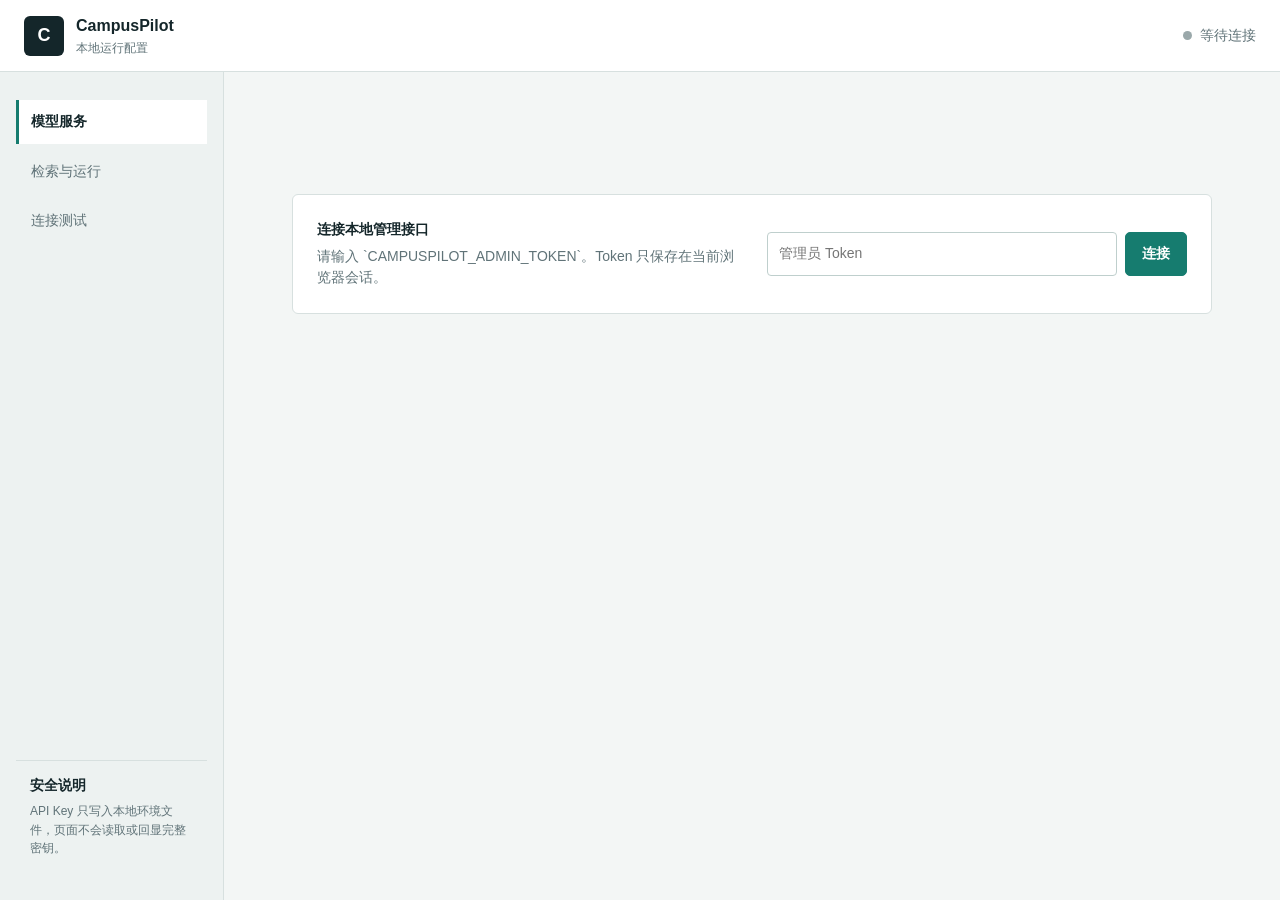
<file: frontend/admin.html>
<!doctype html>
<html lang="zh-CN">
<head>
  <meta charset="utf-8">
  <meta name="viewport" content="width=device-width, initial-scale=1">
  <title>CampusPilot 本地管理</title>
  <link rel="stylesheet" href="/static/admin.css">
</head>
<body>
  <header class="topbar">
    <a class="brand" href="/">
      <span class="brand-mark">C</span>
      <span><strong>CampusPilot</strong><small>本地运行配置</small></span>
    </a>
    <div class="runtime-state"><span id="runtimeDot" class="status-dot"></span><span id="runtimeText">等待连接</span></div>
  </header>

  <main class="admin-shell">
    <aside class="sidebar">
      <nav aria-label="管理分区">
        <button class="nav-item active" data-target="providerSection">模型服务</button>
        <button class="nav-item" data-target="retrievalSection">检索与运行</button>
        <button class="nav-item" data-target="testSection">连接测试</button>
      </nav>
      <div class="sidebar-note">
        <strong>安全说明</strong>
        <p>API Key 只写入本地环境文件，页面不会读取或回显完整密钥。</p>
      </div>
    </aside>

    <section class="workspace">
      <div id="authPanel" class="auth-panel">
        <div>
          <strong>连接本地管理接口</strong>
          <p>请输入 `CAMPUSPILOT_ADMIN_TOKEN`。Token 只保存在当前浏览器会话。</p>
        </div>
        <div class="auth-controls">
          <input id="adminToken" type="password" autocomplete="current-password" placeholder="管理员 Token">
          <button id="connectButton" class="primary" type="button">连接</button>
        </div>
      </div>

      <div id="adminContent" class="admin-content" hidden>
        <div class="page-heading">
          <div>
            <span class="eyebrow">LOCAL ADMIN</span>
            <h1>模型与运行参数</h1>
            <p>调整 OpenAI 兼容模型、检索模式和本地保护参数。</p>
          </div>
          <div class="heading-actions">
            <span id="saveState" class="save-state">尚未修改</span>
            <button id="reloadButton" class="secondary" type="button">重新读取</button>
            <button id="saveButton" class="primary" type="button">保存配置</button>
          </div>
        </div>

        <div id="notice" class="notice" hidden></div>

        <section id="providerSection" class="settings-section">
          <div class="section-title">
            <div><span>01</span><h2>模型服务</h2></div>
            <p>模型、Base URL、API Key 和超时支持热更新。</p>
          </div>
          <div class="form-grid">
            <label class="field toggle-field">
              <span><strong>启用云模型</strong><small>切换开关后需重启服务</small></span>
              <input id="cloudEnabled" type="checkbox" role="switch">
            </label>
            <label class="field span-2">
              <span>OpenAI 兼容 Base URL</span>
              <input id="baseUrl" type="url" placeholder="https://example.com/compatible-mode/v1">
            </label>
            <label class="field">
              <span>模型名称</span>
              <input id="modelName" type="text" placeholder="qwen-plus">
            </label>
            <label class="field">
              <span>API Key</span>
              <input id="apiKey" type="password" autocomplete="new-password" placeholder="留空则保持当前密钥">
              <small id="apiKeyHint">尚未读取配置</small>
            </label>
            <label class="field">
              <span>请求超时（秒）</span>
              <input id="timeoutSeconds" type="number" min="1" max="300" step="1">
            </label>
          </div>
        </section>

        <section id="retrievalSection" class="settings-section">
          <div class="section-title">
            <div><span>02</span><h2>检索与运行</h2></div>
            <p>这些参数影响服务组件，保存后需要重启。</p>
          </div>
          <div class="form-grid">
            <label class="field">
              <span>检索模式</span>
              <select id="retrievalMode">
                <option value="catalog_bm25">目录 BM25</option>
                <option value="full_bm25">完整 BM25</option>
                <option value="hybrid">BM25 + 向量混合</option>
              </select>
            </label>
            <label class="field toggle-field">
              <span><strong>向量检索</strong><small>依赖 Milvus 与 Embedding</small></span>
              <input id="vectorEnabled" type="checkbox" role="switch">
            </label>
            <label class="field toggle-field">
              <span><strong>Reranker</strong><small>依赖本地重排模型</small></span>
              <input id="rerankerEnabled" type="checkbox" role="switch">
            </label>
            <label class="field">
              <span>每分钟请求上限</span>
              <input id="rateLimit" type="number" min="0" max="10000" step="1">
              <small>0 表示关闭本地限流</small>
            </label>
            <label class="field">
              <span>PDF 最大上传（MB）</span>
              <input id="maxUploadMb" type="number" min="1" max="100" step="1">
            </label>
          </div>
        </section>

        <section id="testSection" class="settings-section test-layout">
          <div class="section-title">
            <div><span>03</span><h2>连接测试</h2></div>
            <p>使用已保存配置发送一次最小模型请求，会消耗少量额度。</p>
          </div>
          <div class="test-grid">
            <div class="test-controls">
              <label class="field">
                <span>测试问题</span>
                <textarea id="testPrompt" rows="5">请用一句话说明你当前使用的模型连接正常。</textarea>
              </label>
              <label class="field range-field">
                <span>Temperature <output id="temperatureValue">0.1</output></span>
                <input id="temperature" type="range" min="0" max="2" step="0.1" value="0.1">
              </label>
              <label class="field">
                <span>最大输出 Token</span>
                <input id="maxTokens" type="number" min="1" max="2048" value="128">
              </label>
              <button id="testButton" class="primary full-width" type="button">发送测试</button>
            </div>
            <div class="test-result" aria-live="polite">
              <div class="result-head"><strong>测试输出</strong><span id="testMeta">尚未测试</span></div>
              <pre id="testOutput">保存配置后，可在这里验证模型连接。</pre>
              <dl id="usageGrid" class="usage-grid"></dl>
            </div>
          </div>
        </section>

        <footer class="config-footer">
          <span>环境文件</span><code id="envFilePath">-</code>
        </footer>
      </div>
    </section>
  </main>
  <script src="/static/admin.js" defer></script>
</body>
</html>
</file>
<file: static/admin.css>
:root {
  color-scheme: light;
  --ink: #14262a;
  --muted: #607378;
  --line: #d7e0df;
  --surface: #ffffff;
  --canvas: #f3f6f5;
  --green: #167c6f;
  --green-dark: #0f6258;
  --blue: #2563a6;
  --amber: #9a6400;
  --red: #b23b36;
}

* { box-sizing: border-box; }
body { margin: 0; background: var(--canvas); color: var(--ink); font: 14px/1.55 Inter, "Segoe UI", "Microsoft YaHei", sans-serif; letter-spacing: 0; }
button, input, select, textarea { font: inherit; letter-spacing: 0; }
button { cursor: pointer; }

.topbar { height: 72px; padding: 0 24px; display: flex; align-items: center; justify-content: space-between; background: var(--surface); border-bottom: 1px solid var(--line); }
.brand { color: var(--ink); text-decoration: none; display: flex; align-items: center; gap: 12px; }
.brand-mark { width: 40px; height: 40px; display: grid; place-items: center; background: var(--ink); color: white; font-size: 18px; font-weight: 800; border-radius: 6px; }
.brand strong, .brand small { display: block; }
.brand strong { font-size: 16px; }
.brand small { color: var(--muted); }
.runtime-state { display: flex; align-items: center; gap: 8px; color: var(--muted); }
.status-dot { width: 9px; height: 9px; border-radius: 50%; background: #9aa8aa; }
.status-dot.ok { background: #1b9a6c; }
.status-dot.error { background: var(--red); }

.admin-shell { min-height: calc(100vh - 72px); display: grid; grid-template-columns: 224px minmax(0, 1fr); }
.sidebar { padding: 28px 16px; background: #edf2f1; border-right: 1px solid var(--line); display: flex; flex-direction: column; justify-content: space-between; }
.sidebar nav { display: grid; gap: 6px; }
.nav-item { border: 0; background: transparent; color: var(--muted); text-align: left; padding: 11px 12px; border-left: 3px solid transparent; }
.nav-item.active { color: var(--ink); background: white; border-left-color: var(--green); font-weight: 700; }
.sidebar-note { padding: 14px; border-top: 1px solid var(--line); color: var(--muted); }
.sidebar-note strong { color: var(--ink); }
.sidebar-note p { margin: 6px 0 0; font-size: 12px; }

.workspace { padding: 32px clamp(20px, 4vw, 56px) 56px; overflow: hidden; }
.auth-panel { max-width: 920px; margin: 10vh auto 0; background: var(--surface); border: 1px solid var(--line); padding: 24px; display: flex; align-items: center; justify-content: space-between; gap: 24px; border-radius: 6px; }
.auth-panel p { margin: 5px 0 0; color: var(--muted); }
.auth-controls { display: flex; gap: 8px; min-width: min(420px, 100%); }
.auth-controls input { flex: 1; }

.admin-content { max-width: 1180px; margin: 0 auto; }
.page-heading { display: flex; align-items: flex-end; justify-content: space-between; gap: 24px; margin-bottom: 24px; }
.eyebrow { color: var(--green); font-size: 12px; font-weight: 800; }
h1 { margin: 3px 0 2px; font-size: 30px; line-height: 1.2; }
.page-heading p { margin: 0; color: var(--muted); }
.heading-actions { display: flex; align-items: center; gap: 8px; }
.save-state { color: var(--muted); margin-right: 8px; white-space: nowrap; }

.primary, .secondary { min-height: 40px; padding: 0 16px; border-radius: 5px; font-weight: 700; }
.primary { border: 1px solid var(--green); background: var(--green); color: white; }
.primary:hover { background: var(--green-dark); }
.primary:disabled { opacity: .55; cursor: wait; }
.secondary { border: 1px solid var(--line); background: white; color: var(--ink); }

.notice { margin-bottom: 18px; padding: 12px 14px; border-left: 3px solid var(--blue); background: #eef5fb; color: #294f72; }
.notice.warning { border-left-color: var(--amber); background: #fff8e8; color: #6f500e; }
.notice.error { border-left-color: var(--red); background: #fff0ef; color: #7a2d29; }

.settings-section { background: var(--surface); border-top: 1px solid var(--line); padding: 26px 28px 30px; margin-bottom: 16px; }
.section-title { display: flex; justify-content: space-between; gap: 24px; margin-bottom: 22px; }
.section-title > div { display: flex; align-items: baseline; gap: 10px; }
.section-title span { color: var(--green); font-size: 12px; font-weight: 800; }
.section-title h2 { margin: 0; font-size: 20px; }
.section-title p { margin: 0; color: var(--muted); }
.form-grid { display: grid; grid-template-columns: repeat(2, minmax(0, 1fr)); gap: 18px 20px; }
.field { min-width: 0; display: grid; gap: 7px; color: var(--ink); }
.field > span { font-weight: 650; }
.field small { color: var(--muted); }
.span-2 { grid-column: span 2; }
input, select, textarea { width: 100%; border: 1px solid #bfcfcd; background: white; color: var(--ink); padding: 10px 11px; border-radius: 4px; outline: none; }
input:focus, select:focus, textarea:focus { border-color: var(--green); box-shadow: 0 0 0 2px rgba(22, 124, 111, .12); }
textarea { resize: vertical; }
.toggle-field { grid-template-columns: minmax(0, 1fr) auto; align-items: center; border: 1px solid var(--line); padding: 12px 14px; }
.toggle-field span, .toggle-field small { display: block; }
.toggle-field input { appearance: none; width: 42px; height: 24px; padding: 0; border: 0; border-radius: 12px; background: #c8d2d1; position: relative; transition: background .15s ease; }
.toggle-field input::after { content: ""; position: absolute; top: 3px; left: 3px; width: 18px; height: 18px; border-radius: 50%; background: white; transition: transform .15s ease; }
.toggle-field input:checked { background: var(--green); }
.toggle-field input:checked::after { transform: translateX(18px); }

.test-grid { display: grid; grid-template-columns: minmax(280px, .8fr) minmax(360px, 1.2fr); gap: 24px; }
.test-controls { display: grid; gap: 16px; align-content: start; }
.range-field output { float: right; color: var(--green); }
.range-field input { padding: 0; box-shadow: none; }
.full-width { width: 100%; }
.test-result { min-height: 288px; border: 1px solid var(--line); background: #f8faf9; padding: 16px; }
.result-head { display: flex; justify-content: space-between; gap: 12px; padding-bottom: 12px; border-bottom: 1px solid var(--line); }
.result-head span { color: var(--muted); font-size: 12px; }
.test-result pre { min-height: 128px; margin: 14px 0; white-space: pre-wrap; overflow-wrap: anywhere; font: inherit; }
.usage-grid { display: grid; grid-template-columns: repeat(3, 1fr); gap: 8px; margin: 0; }
.usage-grid div { border-top: 2px solid #9eb8d1; padding-top: 8px; }
.usage-grid dt { color: var(--muted); font-size: 11px; }
.usage-grid dd { margin: 2px 0 0; font-weight: 750; }
.config-footer { display: flex; gap: 10px; align-items: baseline; color: var(--muted); padding: 4px 2px; overflow-wrap: anywhere; }

@media (max-width: 820px) {
  .admin-shell { grid-template-columns: 1fr; }
  .sidebar { display: none; }
  .workspace { padding: 22px 14px 40px; }
  .page-heading, .section-title, .auth-panel { align-items: stretch; flex-direction: column; }
  .heading-actions, .auth-controls { min-width: 0; flex-wrap: wrap; }
  .save-state { width: 100%; }
  .form-grid, .test-grid { grid-template-columns: 1fr; }
  .span-2 { grid-column: auto; }
  .settings-section { padding: 22px 18px; }
}
</file>
